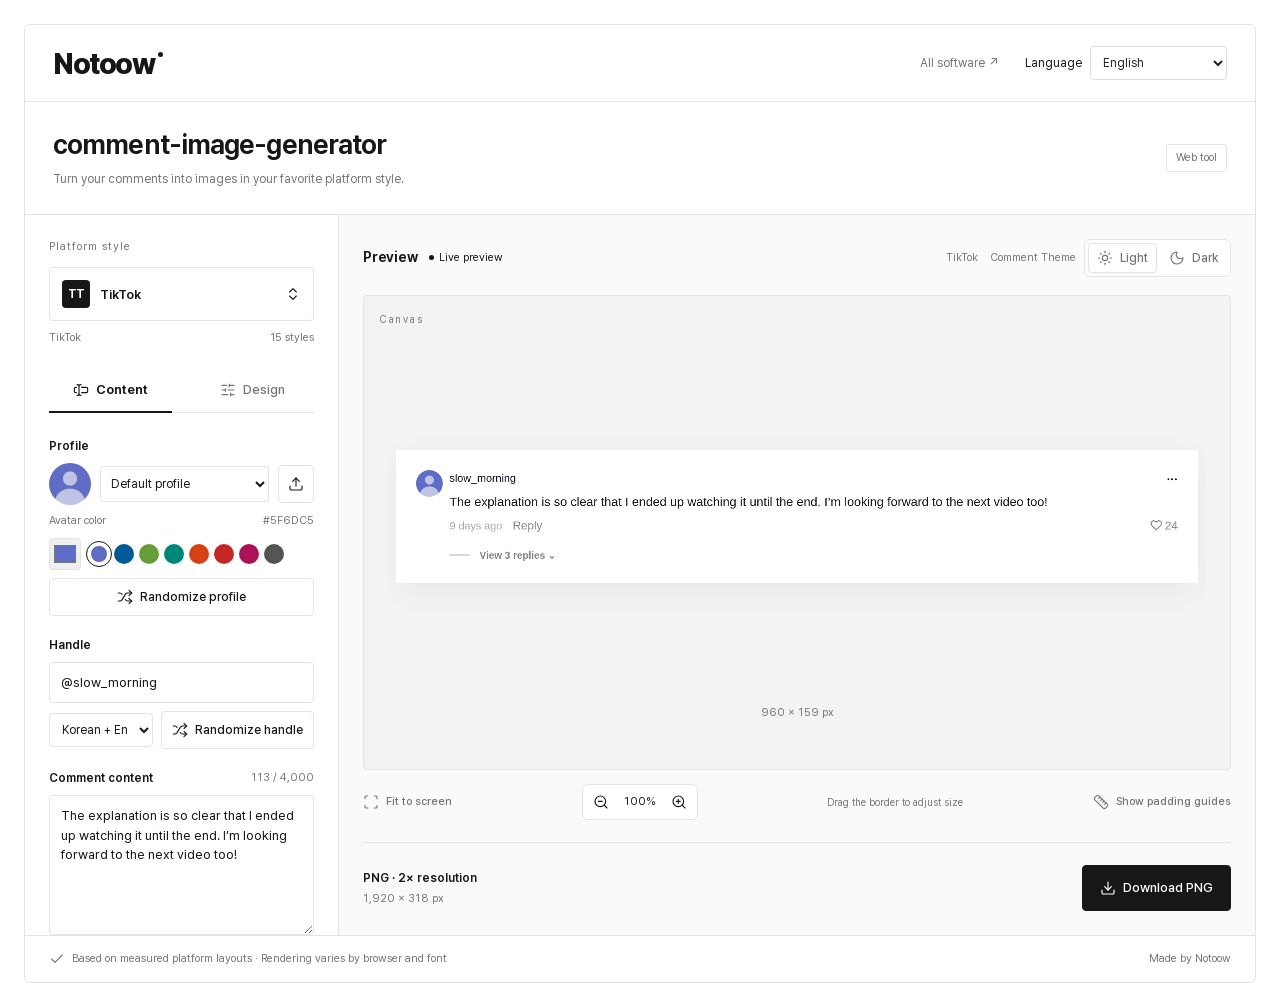
<file: index.html>
<!doctype html>
<html lang="ko">
<head>
<meta charset="utf-8">
<meta name="viewport" content="width=device-width,initial-scale=1">
<meta name="description" content="유튜브, 인스타그램, 틱톡, Reddit, 바이두 티에바 등 15개 플랫폼 스타일로 댓글 이미지를 만들고 투명 PNG로 저장하세요.">
<meta name="theme-color" content="#ffffff">
<meta http-equiv="Content-Security-Policy" content="default-src 'self'; script-src 'self'; style-src 'self' 'unsafe-inline'; img-src 'self' data: blob:; font-src 'self'; connect-src 'self'; object-src 'none'; base-uri 'self'; form-action 'none'">
<title>comment-image-generator — Notoow 댓글 이미지 생성기</title>
<link rel="canonical" href="https://notoow.github.io/comment-image-generator/">
<meta property="og:type" content="website">
<meta property="og:site_name" content="Notoow">
<meta property="og:locale" content="ko_KR">
<meta property="og:title" content="Comment Image Generator — Notoow">
<meta property="og:description" content="15개 플랫폼 스타일의 댓글 이미지. 실시간 편집과 투명 PNG 저장.">
<meta property="og:url" content="https://notoow.github.io/comment-image-generator/">
<meta property="og:image" content="https://notoow.github.io/comment-image-generator/assets/og-image.png">
<meta property="og:image:width" content="1731">
<meta property="og:image:height" content="909">
<meta property="og:image:type" content="image/png">
<meta property="og:image:alt" content="Notoow Comment Image Generator — 댓글을 이미지로, 간편하게">
<meta name="twitter:card" content="summary_large_image">
<meta name="twitter:title" content="Comment Image Generator — Notoow">
<meta name="twitter:description" content="15개 플랫폼 스타일의 댓글 이미지. 실시간 편집과 투명 PNG 저장.">
<meta name="twitter:image" content="https://notoow.github.io/comment-image-generator/assets/og-image.png">
<link rel="icon" href="assets/favicon.png" type="image/png">
<link rel="preload" href="assets/PretendardVariable.woff2" as="font" type="font/woff2" crossorigin>
<link rel="stylesheet" href="styles.css?v=20261117-i18n-replies-v1">
<script src="localization/catalogs.js?v=20261117" defer></script>
<script src="i18n.js?v=20261117" defer></script>
<script src="assets/vendor/lucide-1.17.0.js" defer></script>
<script src="assets/vendor/html-to-image-1.11.13.js" defer></script>
<script src="native-icons.js?v=20261111-threaded-replies-v4" defer></script>
<script src="capture-icons.js?v=20261111-threaded-replies-v4" defer></script>
<script src="avatar-renderer.js?v=20261117" defer></script>
<script src="native-templates.js?v=20261117-i18n-replies-v1" defer></script>
<script src="random-generators.js?v=20261117-i18n-replies-v1" defer></script>
<script src="resize-controller.js?v=20261117-padding-sync-v1" defer></script>
<script src="app.js?v=20261117-padding-sync-v1" defer></script>
  <meta property="og:image:secure_url" content="https://notoow.github.io/comment-image-generator/assets/og-image.png">
</head>
<body>
<a class="skip-link" href="#editor-main">편집기로 이동</a>
<div id="comment-image-generator" aria-label="Notoow comment-image-generator">
  <section id="editor-main" aria-label="댓글 이미지 생성기">
    <div class="cs-app" aria-label="Notoow 워크스페이스 디자인">
      <header class="cs-top">
        <a class="cs-wordmark" href="https://notoow.com/ko/" aria-label="Notoow 홈페이지">Notoow</a>
        <a class="cs-software" href="https://notoow.com/ko/software/">모든 소프트웨어 ↗</a>
        <label class="cs-language"><span>언어</span><select data-language aria-label="언어"></select></label>
      </header>
      <div class="cs-project"><div><h1>comment-image-generator</h1><p>원하는 댓글을, 원하는 플랫폼의 이미지로.</p></div><span class="cs-badge">WEB TOOL</span></div>
      <div class="cs-work">
        <aside class="cs-controls" aria-label="댓글 편집 설정">
          <div class="cs-control-nav">
            <div class="cs-kicker">PLATFORM STYLE</div>
            <button type="button" class="cs-platform-select cursor-interaction" data-open-platform aria-haspopup="dialog"><span class="cs-selected-platform"><span class="cs-platform-symbol" data-selected-symbol>TT</span><span data-selected-name>TikTok</span></span><i data-lucide="chevrons-up-down" aria-hidden="true"></i></button>
            <div class="cs-platform-meta"><span data-selected-local>틱톡</span><span>15개 스타일</span></div>
            <div class="cs-tabs" role="group" aria-label="설정 종류"><button type="button" class="cursor-interaction" data-panel-button="content" aria-pressed="true"><i data-lucide="text-cursor-input" aria-hidden="true"></i>내용</button><button type="button" class="cursor-interaction" data-panel-button="design" aria-pressed="false"><i data-lucide="sliders-horizontal" aria-hidden="true"></i>디자인</button></div>
          </div>
          <div class="cs-control-body">
            <div class="cs-panel" data-panel="content">
              <div class="cs-field" data-avatar-field><span class="cs-field-title">프로필</span><div class="cs-avatar-row"><canvas class="cs-avatar-mini" width="84" height="84" aria-label="선택한 프로필"></canvas><select data-key="avatarMode" aria-label="프로필 스타일"><option value="default">기본 프로필</option><option value="random">랜덤 프로필</option><option value="initials">이니셜</option><option value="original">업로드한 사진</option><option value="mosaic">모자이크</option><option value="blur">블러</option></select><button type="button" class="cs-icon-button cursor-interaction" data-upload aria-label="프로필 사진 업로드"><i data-lucide="upload" aria-hidden="true"></i></button><input type="file" data-file accept="image/*" hidden></div><div class="cs-avatar-colors"><div class="cs-color-label"><label for="avatar-color">아바타 색상</label><span data-avatar-color-value>#5F6DC5</span></div><div class="cs-color-options"><input id="avatar-color" type="color" data-key="avatarColor" value="#5f6dc5" aria-label="아바타 색상 직접 선택"><div class="cs-color-swatches" role="group" aria-label="아바타 색상"><button type="button" data-avatar-color="#5f6dc5" style="--avatar-swatch:#5f6dc5" aria-label="보라 아바타" aria-pressed="false"></button><button type="button" data-avatar-color="#005c98" style="--avatar-swatch:#005c98" aria-label="파랑 아바타" aria-pressed="false"></button><button type="button" data-avatar-color="#689f38" style="--avatar-swatch:#689f38" aria-label="초록 아바타" aria-pressed="false"></button><button type="button" data-avatar-color="#00897b" style="--avatar-swatch:#00897b" aria-label="청록 아바타" aria-pressed="false"></button><button type="button" data-avatar-color="#d84315" style="--avatar-swatch:#d84315" aria-label="주황 아바타" aria-pressed="false"></button><button type="button" data-avatar-color="#c62828" style="--avatar-swatch:#c62828" aria-label="빨강 아바타" aria-pressed="false"></button><button type="button" data-avatar-color="#ad1457" style="--avatar-swatch:#ad1457" aria-label="분홍 아바타" aria-pressed="false"></button><button type="button" data-avatar-color="#555555" style="--avatar-swatch:#555555" aria-label="회색 아바타" aria-pressed="false"></button></div></div><label class="cs-field" data-initials-field hidden><span class="cs-field-title">이니셜</span><input data-key="avatarText" value="KS" maxlength="3" autocomplete="off" aria-label="아바타 이니셜"></label></div><button type="button" class="cs-generate-button cursor-interaction" data-random-avatar><i data-lucide="shuffle" aria-hidden="true"></i>프로필 랜덤 생성</button></div>
              <div class="cs-field"><label class="cs-field-title" for="comment-handle">아이디</label><input id="comment-handle" data-key="handle" value="@slow_morning" maxlength="60" autocomplete="off"><div class="cs-name-generator"><select data-key="nameStyle" aria-label="랜덤 아이디 종류"><option value="mixed" selected>한글 + 영어 혼합</option><option value="korean">한글 전체</option><option value="color">색상</option><option value="food">음식</option><option value="phrase">자연어</option><option value="alphabet">영어 조합</option></select><button type="button" class="cs-generate-button cursor-interaction" data-random-name><i data-lucide="shuffle" aria-hidden="true"></i>아이디 랜덤 생성</button></div></div>
              <label class="cs-field cs-text-field"><span class="cs-field-title">댓글 내용 <output data-count>0 / 4,000</output></span><textarea data-key="text" rows="4" maxlength="4000" spellcheck="false">설명이 정말 깔끔해서 끝까지 보게 되네요.
다음 영상도 기대할게요!</textarea></label>
              <section class="cs-field" data-replies-editor hidden aria-label="답글 목록"><div class="cs-field-title cs-replies-heading"><span>대댓글 <small data-reply-count>0 / 20</small></span><button type="button" data-add-reply>+ 답글 추가</button></div><p class="cs-reply-empty" data-reply-empty>대댓글이 없습니다. 필요하면 답글을 추가하세요.</p><div data-reply-list></div></section>
              <details class="cs-field cs-visibility-editor" data-visibility-editor hidden aria-label="캔버스 요소 표시 설정"><summary class="cs-field-title">요소 가시성</summary><p class="cs-help">요소별로 미리보기와 저장 이미지의 표시 여부를 설정합니다.</p><div class="cs-visibility-list" data-visibility-list></div></details>
              <label class="cs-field" data-youtube-only hidden><span class="cs-field-title">유튜브 긴 댓글</span><select data-key="youtubeMode" aria-label="유튜브 댓글 펼침 상태"><option value="collapsed">접힌 상태 · 4줄</option><option value="expanded">펼친 상태</option></select><span class="cs-help">미리보기의 자세히 알아보기·간략히를 눌러도 바뀝니다.</span></label>
              <label class="cs-field" data-tieba-only hidden><span class="cs-field-title">바이두 댓글 형태</span><select data-key="tiebaMode" aria-label="바이두 댓글 형태"><option value="floor">본문 댓글 · 楼层</option><option value="nested">대댓글 · 楼中楼</option></select></label>
              <label class="cs-field" data-region-field hidden><span class="cs-field-title">지역 · IP 위치 (선택)</span><input data-key="region" value="" maxlength="20" placeholder="예: 安徽" autocomplete="off"></label>
              <div class="cs-field cs-date-field"><label class="cs-field-title" for="comment-date">작성 시점 <output data-date-value>9일 전</output></label><input id="comment-date" data-key="date" value="9일 전" maxlength="30" autocomplete="off"><input data-date-slider type="range" min="0" max="74" step="1" value="32" aria-label="작성 시점 선택" aria-valuetext="9일 전"><div class="cs-help cs-date-labels"><span>방금</span><span>시간 · 일 · 개월 · 년</span><span>10년 전</span></div></div>
              <div class="cs-pair" data-reaction-fields><label class="cs-field" data-likes-field><span class="cs-field-title" data-likes-label>좋아요</span><input data-key="likes" type="number" value="24" min="0" max="99999"></label><label class="cs-field" data-replies-field><span class="cs-field-title">답글</span><input data-key="replies" type="number" value="3" min="0" max="99999"></label></div>
              <label class="cs-field" data-board-field hidden><span class="cs-field-title">글 번호</span><input data-key="postNumber" type="number" value="123456" min="1" max="999999999"></label>
              <label class="cs-field" data-futaba-only hidden><span class="cs-field-title">답글 순번</span><input data-key="replyIndex" type="number" value="1" min="1" max="999999"></label>
              <label class="cs-field" data-fivech-only hidden><span class="cs-field-title">5ch 작성자 ID</span><input data-key="boardId" value="aB3cD4eF0" maxlength="30" autocomplete="off"></label>
            </div>
            <div class="cs-panel" data-panel="design" hidden>

              <div class="cs-field cs-opacity-field"><label class="cs-field"><span class="cs-field-title">배경 불투명도 <output data-opacity>100%</output></span><input data-key="opacity" type="range" min="0" max="100" value="100"></label><label class="cs-check">투명 배경<input data-transparent type="checkbox"></label></div>
              <div class="cs-pair"><label class="cs-field"><span class="cs-field-title">이미지 너비</span><input data-key="width" type="number" min="240" max="1600" step="1" value="960"></label><label class="cs-field"><span class="cs-field-title">글자 크기</span><select data-key="font"><option value="12">12 px</option><option value="14" selected>14 px</option><option value="16">16 px</option><option value="20">20 px</option><option value="24">24 px</option><option value="28">28 px</option><option value="32">32 px</option></select></label></div>
              <div class="cs-height-control"><label class="cs-field"><span class="cs-field-title">이미지 높이</span><input data-key="height" type="number" min="64" max="8000" step="1" placeholder="자동" aria-label="이미지 높이"></label><button type="button" data-auto-height>높이 자동</button></div><details class="cs-precision-settings"><summary>여백 · 정확한 값</summary><div class="cs-spacing"><label class="cs-field"><span class="cs-field-title">위·아래 여백 <output data-padding>24 px</output></span><input data-key="padding" type="range" min="0" max="400" step="1" value="24"></label><span class="cs-help">위와 아래에 같은 여백을 적용합니다.</span><label class="cs-field"><span class="cs-field-title">좌·우 여백 <output data-horizontal>24 px</output></span><input data-key="horizontal" type="range" min="0" max="400" step="1" value="24"></label></div></details>
              <details class="cs-precision-settings"><summary>모서리 반지름 · 정확한 값</summary><div class="cs-field cs-radius-editor"><div class="cs-radius-heading"><span class="cs-field-title">모서리 반지름</span><button type="button" class="cs-radius-link" data-radius-link aria-pressed="true" aria-label="모서리 반지름 연결" title="네 모서리 값을 함께 조절"><svg viewBox="0 0 24 24" aria-hidden="true"><path d="M10 13a5 5 0 0 0 7.07 0l3-3a5 5 0 0 0-7.07-7.07l-1.72 1.72"/><path d="M14 11a5 5 0 0 0-7.07 0l-3 3a5 5 0 0 0 7.07 7.07l1.71-1.71"/></svg><span data-radius-link-label>연결됨</span></button></div><div class="cs-radius-grid"><label><span>왼쪽 위</span><div><input type="number" min="0" max="160" step="1" value="0" data-radius-corner="tl" aria-label="왼쪽 위 반지름"><span>px</span></div></label><label><span>오른쪽 위</span><div><input type="number" min="0" max="160" step="1" value="0" data-radius-corner="tr" aria-label="오른쪽 위 반지름"><span>px</span></div></label><label><span>왼쪽 아래</span><div><input type="number" min="0" max="160" step="1" value="0" data-radius-corner="bl" aria-label="왼쪽 아래 반지름"><span>px</span></div></label><label><span>오른쪽 아래</span><div><input type="number" min="0" max="160" step="1" value="0" data-radius-corner="br" aria-label="오른쪽 아래 반지름"><span>px</span></div></label></div><p class="cs-help">캔버스 크기를 바꿔도 반지름은 픽셀 값으로 유지됩니다. 모서리 점을 드래그해도 조절할 수 있습니다.</p></div></details>
            </div>
          </div>
        </aside>
        <section class="cs-preview" aria-label="이미지 미리보기">
          <div class="cs-preview-heading"><div><h2>미리보기</h2><span class="cs-live">실시간 반영</span></div><div class="cs-preview-tools"><span class="cs-platform-name">TikTok</span><div class="cs-canvas-theme"><span>댓글 테마</span><div class="cs-segment" role="group" aria-label="이미지 테마"><button type="button" class="cursor-interaction" data-theme="light" aria-pressed="true"><i data-lucide="sun" aria-hidden="true"></i>밝게</button><button type="button" class="cursor-interaction" data-theme="dark" aria-pressed="false"><i data-lucide="moon" aria-hidden="true"></i>어둡게</button></div></div></div></div>
          <div class="cs-stage"><span class="cs-stage-label">CANVAS</span><div class="cs-resize-area"><div class="cs-resize-origin" hidden></div><div class="cs-resize-frame" role="group" aria-label="댓글 이미지 크기 조절"><div class="cs-image-wrap"><canvas class="cs-image" aria-label="편집한 댓글 이미지">댓글 이미지 미리보기</canvas><div class="cs-live-comment" hidden></div></div><button type="button" class="cs-resize-handle" data-resize="n" aria-label="위쪽 테두리 크기 조절" title="드래그 또는 방향키로 조절"></button><button type="button" class="cs-resize-handle" data-resize="e" aria-label="오른쪽 테두리 크기 조절" title="드래그 또는 방향키로 조절"></button><button type="button" class="cs-resize-handle" data-resize="s" aria-label="아래쪽 테두리 크기 조절" title="드래그 또는 방향키로 조절"></button><button type="button" class="cs-resize-handle" data-resize="w" aria-label="왼쪽 테두리 크기 조절" title="드래그 또는 방향키로 조절"></button><button type="button" class="cs-resize-handle" data-resize="nw" aria-label="왼쪽 위 테두리 크기 조절" title="드래그 또는 방향키로 조절"></button><button type="button" class="cs-resize-handle" data-resize="ne" aria-label="오른쪽 위 테두리 크기 조절" title="드래그 또는 방향키로 조절"></button><button type="button" class="cs-resize-handle" data-resize="se" aria-label="오른쪽 아래 테두리 크기 조절" title="드래그 또는 방향키로 조절"></button><button type="button" class="cs-resize-handle" data-resize="sw" aria-label="왼쪽 아래 테두리 크기 조절" title="드래그 또는 방향키로 조절"></button><button type="button" class="cs-radius-handle" data-radius-handle="tl" aria-label="왼쪽 위 반지름 드래그"></button><button type="button" class="cs-radius-handle" data-radius-handle="tr" aria-label="오른쪽 위 반지름 드래그"></button><button type="button" class="cs-radius-handle" data-radius-handle="br" aria-label="오른쪽 아래 반지름 드래그"></button><button type="button" class="cs-radius-handle" data-radius-handle="bl" aria-label="왼쪽 아래 반지름 드래그"></button><div class="cs-comment-menu" role="menu" aria-label="댓글 이미지 작업" hidden><button type="button" role="menuitem" data-comment-edit>댓글 내용 편집</button><button type="button" role="menuitem" data-comment-copy>텍스트 복사</button></div><output class="cs-resize-tooltip" aria-live="off"></output></div></div><span class="cs-dimension"><span data-size>960 × 220 px</span></span></div>
          <div class="cs-under-preview"><button type="button" class="cs-guide-toggle" data-fit><i data-lucide="scan" aria-hidden="true"></i>화면에 맞춤</button><div class="cs-zoom-controls" role="group" aria-label="캔버스 확대 및 축소"><button type="button" class="cs-zoom-button" data-zoom-out aria-label="캔버스 축소" title="축소"><i data-lucide="zoom-out" aria-hidden="true"></i></button><output data-zoom-level aria-live="polite">100%</output><button type="button" class="cs-zoom-button" data-zoom-in aria-label="캔버스 확대" title="확대"><i data-lucide="zoom-in" aria-hidden="true"></i></button></div><span class="cs-resize-hint">테두리를 드래그해 크기 조절</span><button type="button" class="cs-guide-toggle cursor-interaction" data-guide aria-pressed="false"><i data-lucide="ruler" aria-hidden="true"></i>여백 확인</button></div>
          <div class="cs-export"><div><h3>PNG · 고해상도 2×</h3><p data-export-size>1,920 × 440 px</p><button type="button" class="cs-download-fallback" data-show-export hidden>저장용 이미지 보기</button></div><button type="button" class="cs-download cursor-interaction" data-download><i data-lucide="download" aria-hidden="true"></i>PNG 다운로드</button></div>
        </section>
      </div>
      <footer class="cs-bottom"><span class="cs-status" role="status" aria-live="polite"><i data-lucide="check" aria-hidden="true"></i><span data-status>내용을 바꾸면 미리보기에 바로 반영됩니다.</span></span><span>Made by Notoow</span></footer>
      <dialog class="cs-save-dialog" aria-label="PNG 이미지 저장"><div class="cs-save-heading"><h2>PNG 이미지 저장</h2><button type="button" class="cs-icon-button cursor-interaction" data-close-save aria-label="저장 창 닫기"><i data-lucide="x" aria-hidden="true"></i></button></div><img data-save-image alt="저장할 댓글 PNG 이미지"><p>이미지를 우클릭하거나 길게 눌러 저장하세요.</p></dialog>
      <dialog class="cs-platform-dialog" aria-label="플랫폼 스타일 선택"><div class="cs-save-heading"><h2>플랫폼 스타일 선택</h2><button type="button" class="cs-icon-button cursor-interaction" data-close-platform aria-label="플랫폼 선택 닫기"><i data-lucide="x" aria-hidden="true"></i></button></div><div class="cs-platform-groups" data-platform-groups></div></dialog>
    </div>
  </section>
</div>
</body>
</html>
</file>
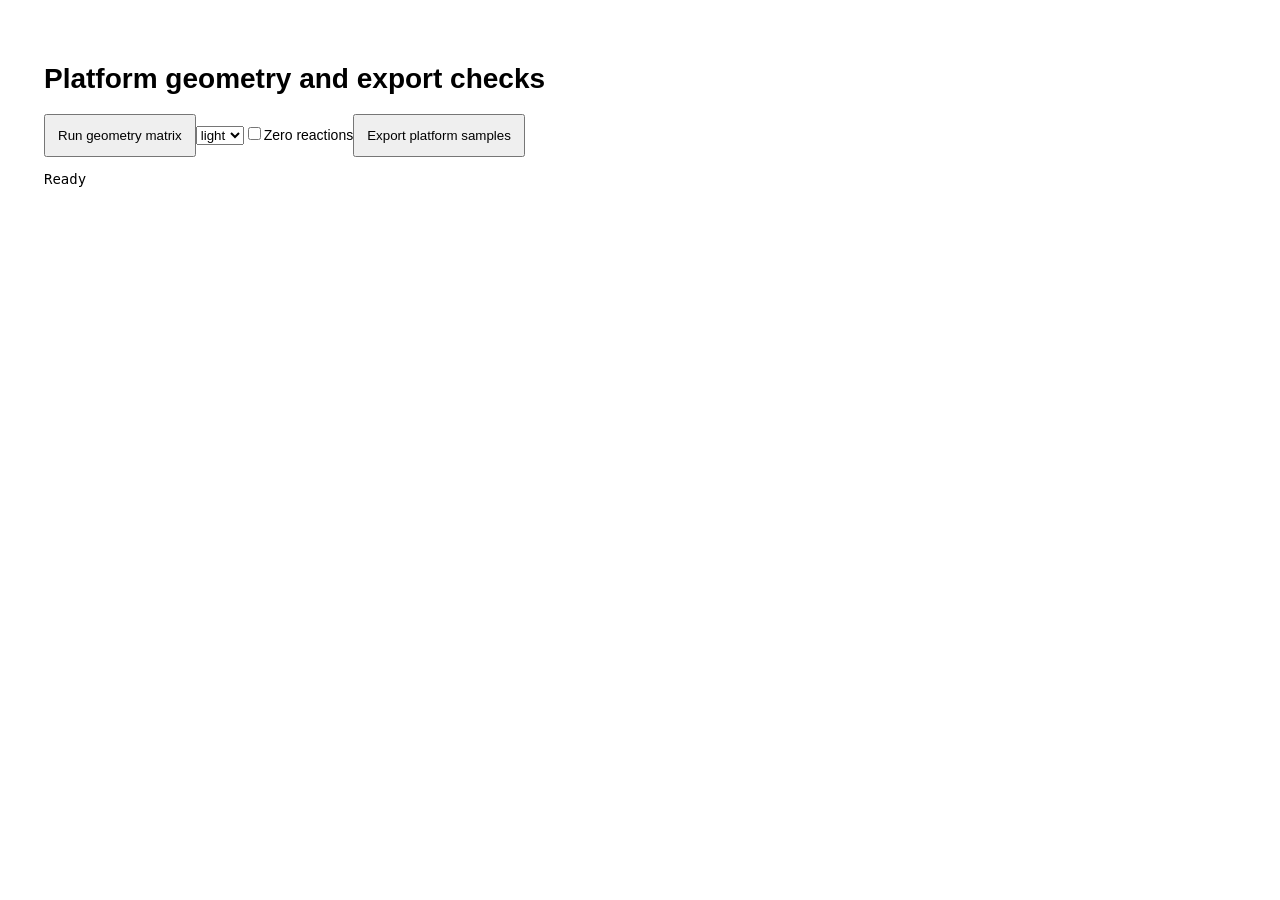
<file: tests/platform-layout.html>
<!doctype html><meta charset="utf-8"><title>Platform layout verification</title><base href="../">
<link rel="stylesheet" href="styles.css">
<script src="assets/vendor/html-to-image-1.11.13.js"></script>
<script src="localization/catalogs.js"></script><script src="i18n.js"></script><script src="avatar-renderer.js"></script><script src="native-icons.js"></script><script src="capture-icons.js"></script><script src="native-templates.js?v=20261105-capture1"></script>
<style>body{font:14px Arial;margin:20px}#cards{display:grid;grid-template-columns:repeat(3,minmax(0,1fr));gap:16px}.sample{border:1px solid #ddd;overflow:auto}.host{position:relative}pre{white-space:pre-wrap}button{padding:12px}canvas{max-width:100%;height:auto}</style>
<h1>Platform geometry and export checks</h1><button id="run">Run geometry matrix</button><select id="theme" aria-label="Sample theme"><option>light</option><option>dark</option></select><label><input id="zero" type="checkbox">Zero reactions</label><button id="png">Export platform samples</button><pre id="result">Ready</pre><div id="cards"></div>
<script>
const ids=['youtube','instagram','tiktok','reddit','x','facebook','threads','tieba','bilibili','weibo','xiaohongshu','douyin','futaba','fivech','dc'];
const avatar=document.createElement('canvas');avatar.width=avatar.height=96;const ag=avatar.getContext('2d');ag.fillStyle='#005c98';ag.fillRect(0,0,96,96);ag.fillStyle='white';ag.font='44px Arial';ag.textAlign='center';ag.fillText('KS',48,63);
const base={platform:'youtube',theme:'light',font:14,width:650,height:0,padding:24,horizontal:24,opacity:100,handle:'long_username_ABCDEFGHIJKLMNOPQRSTUVWXYZ_가나다라마',date:'2026-11-04',likes:99999999,replies:3,postNumber:123456,youtubeMode:'collapsed',text:'긴 댓글의 줄바꿈과 아이콘 위치를 확인합니다.\nUnbroken_ABCDEFGHIJKLMNOPQRSTUVWXYZ0123456789ABCDEFGHIJKLMNOPQRSTUVWXYZ0123456789\n👨‍👩‍👧‍👦 다음 줄도 자연스럽게 이어집니다.'};
document.querySelector('#run').onclick=async()=>{
 await document.fonts.ready;const results=[];document.querySelector('#cards').replaceChildren();
 for(const platform of ids)for(const theme of ['light','dark'])for(const width of [240,261,320,480,960]){
  const host=document.createElement('div');host.className='host';document.body.append(host);
  const state={...base,platform,theme,width};
  try{const size=CommentNative.preview({state,avatar,host});const root=host.firstElementChild;const r=root.getBoundingClientRect();
   const escapes=[...root.querySelectorAll('*')].filter(n=>{const b=n.getBoundingClientRect();return b.width&&b.height&&(b.left<r.left-.6||b.right>r.right+.6||b.top<r.top-.6||b.bottom>r.bottom+.6)}).map(n=>({tag:n.tagName,text:n.textContent.slice(0,25),left:n.getBoundingClientRect().left-r.left,right:n.getBoundingClientRect().right-r.right}));
   results.push({platform,theme,width,...size,escapes});
  }catch(error){results.push({platform,theme,width,error:error.message})}finally{host.remove()}
 }
 for(const platform of ids){const host=document.createElement('div');document.body.append(host);try{const size=CommentNative.preview({state:{...base,platform,width:240,font:32,horizontal:64},avatar,host});results.push({platform,case:'large-font',...size})}catch(error){results.push({platform,case:'large-font',error:error.message})}finally{host.remove()}}
 for(const platform of ['x','reddit','threads','douyin'])for(const width of [240,261,320]){const host=document.createElement('div');document.body.append(host);try{CommentNative.preview({state:{...base,platform,width,handle:'notoow',likes:24,text:'짧은 댓글'},avatar,host});const icons=[...host.querySelectorAll('[data-native-actions] svg')];const centers=icons.map(n=>{const r=n.getBoundingClientRect();return r.top+r.height/2});results.push({platform,width,case:'action-row',error:Math.max(...centers)-Math.min(...centers)>1?'Normal action icons wrap to different lines':undefined})}finally{host.remove()}}
 for(const theme of ['light','dark'])for(const width of [240,261,320,480,960]){const host=document.createElement('div');document.body.append(host);try{const size=CommentNative.preview({state:{...base,platform:'tieba',tiebaMode:'nested',theme,width},avatar,host});const root=host.firstElementChild,r=root.getBoundingClientRect();const escapes=[...root.querySelectorAll('*')].filter(n=>{const b=n.getBoundingClientRect();return b.width&&b.height&&(b.left<r.left-.6||b.right>r.right+.6||b.top<r.top-.6||b.bottom>r.bottom+.6)}).map(n=>n.tagName);results.push({platform:'tieba',case:'nested',theme,width,...size,escapes,error:root.dataset.tiebaMode!=='nested'?'Nested layout not selected':undefined})}catch(error){results.push({platform:'tieba',case:'nested',theme,width,error:error.message})}finally{host.remove()}}
 for(const [platform,names] of Object.entries({threads:['heart','comment','repeat','send','more'],douyin:['comment','share','heart','broken'],tieba:['report']})){const missing=names.filter(name=>CommentSourceIcons[platform]?.[name]?.provenance!=='screenshot-trace');results.push({platform,case:'capture-icon-catalog',error:missing.length?'Missing traced shapes: '+missing.join(','):undefined})}
 document.querySelector('#result').textContent=JSON.stringify({cases:results.length,failures:results.filter(n=>n.error||n.overflow||n.escapes?.length),results},null,2);document.querySelector('#result').dataset.done='true';
};
document.querySelector('#png').onclick=async()=>{
 const results=[];document.querySelector('#cards').replaceChildren();
 for(const fixture of [...ids.map(platform=>({platform})),{platform:'tieba',tiebaMode:'nested'}])for(const width of [261,650]){
  const platform=fixture.platform;
  const section=document.createElement('section');section.className='sample';const title=document.createElement('h3');title.textContent=platform+' '+width;section.append(title);document.querySelector('#cards').append(section);
  const canvas=document.createElement('canvas');section.append(canvas);
  const theme=document.querySelector('#theme').value,zero=document.querySelector('#zero').checked;
  const state={...base,...fixture,platform,theme,width,handle:'notoow',date:'2일 전',likes:zero?0:24,replies:zero?0:3,text:'설명이 정말 깔끔해서 끝까지 보게 되네요.\n다음 영상도 기대할게요!'};
  const host=document.createElement('div');host.className='host';host.dataset.preview=platform+'-'+width;section.append(host);CommentNative.preview({state,avatar,host});
  try{const size=await CommentNative.render({state,avatar,target:canvas,guides:false});const img=document.createElement('img');img.dataset.export=platform+'-'+width+'-'+theme+(zero?'-zero':'');img.src=canvas.toDataURL();img.hidden=true;section.append(img);const record={platform,tiebaMode:fixture.tiebaMode,theme,zero,width,...size,pngWidth:canvas.width,pngHeight:canvas.height};
   if(platform==='tiktok'){const root=host.firstElementChild.getBoundingClientRect(),heart=host.querySelector('[data-source-icon="tiktok:heart"]').getBoundingClientRect(),zoom=root.width/state.width;const x=Math.round((heart.left-root.left)/zoom*2),y=Math.round((heart.top-root.top)/zoom*2);const data=canvas.getContext('2d').getImageData(x,y,Math.round(heart.width/zoom*2),Math.round(heart.height/zoom*2)).data;let pixels=0,bg=theme==='dark'?15:255;for(let i=0;i<data.length;i+=4)if(Math.abs(data[i]-bg)>32||Math.abs(data[i+1]-bg)>32||Math.abs(data[i+2]-bg)>32)pixels++;record.heartPixels=pixels;if(pixels<8)record.error='Exported heart missing from its measured footer position';}
   results.push(record)
  }catch(error){results.push({platform,width,error:error.message})}
 }
 document.querySelector('#result').textContent=JSON.stringify(results,null,2);document.querySelector('#result').dataset.exportDone='true';
};
</script>
</file>
<file: styles.css>
@font-face{font-family:"Pretendard Variable";font-style:normal;font-weight:100 900;font-display:swap;src:url("assets/PretendardVariable.woff2") format("woff2")}
*{box-sizing:border-box}html{color-scheme:light}body{margin:0;padding:24px;background:#fff;font-family:"Pretendard Variable",sans-serif}#comment-image-generator{max-width:1440px;margin:0 auto}button,a,select,input[type=range],input[type=checkbox]{cursor:pointer}button:disabled{cursor:not-allowed}a{color:inherit}button:focus-visible,a:focus-visible,input:focus-visible,select:focus-visible,textarea:focus-visible{outline:2px solid #171717;outline-offset:3px}.skip-link{position:absolute;left:24px;top:-100px;background:#171717;color:#fff;padding:12px;z-index:100}.skip-link:focus{top:12px}

#comment-image-generator .cs-app{color-scheme:light;--cs-bg:#fff;--cs-ink:#171717;--cs-muted:#757575;--cs-line:#e3e3e3;--cs-soft:#fafafa;--cs-stage:#f3f3f3;--cs-dot:#dedede;--cs-accent:#171717;--cs-tint:#f1f1f1;--cs-on-accent:#fff;--cs-radius:4px;--cs-pad:24px;font-family:"Pretendard Variable",Pretendard,"Segoe UI","Malgun Gothic",sans-serif;font-size:13px;line-height:1.5;color:var(--cs-ink);background:var(--cs-bg);border:1px solid var(--cs-line);border-radius:6px;overflow:clip;isolation:isolate}
#comment-image-generator .cs-app *{box-sizing:border-box}
#comment-image-generator .cs-app{display:flex;flex-direction:column;min-height:920px}
#comment-image-generator .cs-app{--cs-check-a:#e7e7e7;--cs-check-b:#f8f8f8}
#comment-image-generator .cs-app[data-image-theme=dark]{--cs-check-a:#303030;--cs-check-b:#3b3b3b}
#comment-image-generator .cs-app .cs-work{flex:1}
#comment-image-generator .cs-app [hidden]{display:none!important}
#comment-image-generator .cs-app button,#comment-image-generator .cs-app input,#comment-image-generator .cs-app select,#comment-image-generator .cs-app textarea{font:inherit;color:inherit}
#comment-image-generator .cs-app button{display:inline-flex;align-items:center;justify-content:center;gap:7px;white-space:nowrap;border:1px solid var(--cs-line);background:var(--cs-bg);border-radius:4px;padding:8px 12px;min-height:36px;font-weight:500}
#comment-image-generator .cs-app button:hover{background:var(--cs-soft)}
#comment-image-generator .cs-app button:disabled{opacity:.45}
#comment-image-generator .cs-app h1,#comment-image-generator .cs-app h2,#comment-image-generator .cs-app h3,#comment-image-generator .cs-app p{margin:0}
#comment-image-generator .cs-app h1{font-size:18px;letter-spacing:-.7px;font-weight:650}
#comment-image-generator .cs-app h2{font-size:14px;font-weight:650;letter-spacing:-.25px}
#comment-image-generator .cs-app h3{font-size:13px;font-weight:600}
#comment-image-generator .cs-app svg{width:16px;height:16px;flex:none;stroke-width:1.7}
#comment-image-generator .cs-app input:not([type=range]):not([type=checkbox]):not([type=file]):not([type=color]),#comment-image-generator .cs-app select,#comment-image-generator .cs-app textarea{width:100%;min-width:0;border:1px solid var(--cs-line);border-radius:4px;background:var(--cs-bg);padding:10px 11px;line-height:1.5}
#comment-image-generator .cs-app textarea{resize:vertical;min-height:140px;display:block}
#comment-image-generator .cs-app input[type=range]{width:100%;margin:0;accent-color:var(--cs-accent)}
#comment-image-generator .cs-app input[type=checkbox]{accent-color:var(--cs-accent);width:16px;height:16px;margin:0}
#comment-image-generator .cs-top{padding:21px 28px;display:flex;align-items:center;justify-content:space-between;gap:18px;border-bottom:1px solid var(--cs-line)}
#comment-image-generator .cs-wordmark{font-size:29px;line-height:1;font-weight:820;letter-spacing:-1.5px}
#comment-image-generator .cs-wordmark:after{content:"";display:inline-block;width:5px;height:5px;background:#171717;border-radius:50%;vertical-align:top;margin:3px 0 0 4px}
#comment-image-generator .cs-software{display:flex;align-items:center;gap:7px;color:var(--cs-muted);font-size:12px;margin-right:75px}
#comment-image-generator .cs-project{padding:26px 28px;border-bottom:1px solid var(--cs-line);display:flex;align-items:center;justify-content:space-between;gap:20px}
#comment-image-generator .cs-project>div{min-width:0}
#comment-image-generator .cs-app .cs-project h1{font-size:27px;font-weight:650;line-height:1.25;letter-spacing:-.9px;overflow-wrap:anywhere}
#comment-image-generator .cs-project p{color:var(--cs-muted);font-size:12px;margin-top:8px}
#comment-image-generator .cs-project .cs-badge{padding:5px 9px;border:1px solid var(--cs-line);font-size:11px;border-radius:3px;white-space:nowrap;color:var(--cs-muted)}
#comment-image-generator .cs-brand{display:flex;align-items:center;gap:12px}
#comment-image-generator .cs-mark{width:37px;height:37px;background:var(--cs-accent);color:var(--cs-on-accent);border-radius:11px;display:grid;place-items:center}
#comment-image-generator .cs-mark svg{width:22px;height:22px}
#comment-image-generator .cs-top p{font-size:11px;color:var(--cs-muted);margin-top:2px;letter-spacing:1.5px}
#comment-image-generator .cs-version{font-size:11px;color:var(--cs-muted);padding:4px 8px;border:1px solid var(--cs-line);border-radius:5px;margin-right:74px;white-space:nowrap}
#comment-image-generator .cs-work{display:grid;grid-template-columns:314px minmax(0,1fr);min-height:722px}
#comment-image-generator .cs-controls{padding:var(--cs-pad);border-right:1px solid var(--cs-line);min-width:0}
#comment-image-generator .cs-kicker{display:flex;align-items:center;gap:8px;font-size:11px;letter-spacing:1px;color:var(--cs-muted);margin-bottom:12px}
#comment-image-generator .cs-app .cs-platform-select{width:100%;justify-content:space-between;padding:12px;gap:10px;min-height:50px}
#comment-image-generator .cs-selected-platform{display:flex;align-items:center;gap:10px;font-size:13px;font-weight:600}
#comment-image-generator .cs-platform-symbol{display:grid;place-items:center;min-width:28px;height:28px;background:#171717;color:#fff;border-radius:4px;font-size:12px;font-weight:650;letter-spacing:-.5px}
#comment-image-generator .cs-platform-meta{display:flex;align-items:center;justify-content:space-between;margin-top:9px;font-size:11px;color:var(--cs-muted)}
#comment-image-generator .cs-platform-dialog{width:690px;max-width:calc(100% - 32px);padding:24px;border:1px solid var(--cs-line);border-radius:8px;background:#fff;color:#171717;box-shadow:0 20px 80px #0002}
#comment-image-generator .cs-platform-dialog::backdrop{background:#0005}
#comment-image-generator .cs-platform-dialog .cs-save-heading{margin-bottom:16px}
#comment-image-generator .cs-platform-groups{display:grid;gap:18px}
#comment-image-generator .cs-platform-group h3{font-size:11px;letter-spacing:.5px;color:var(--cs-muted);margin-bottom:8px}
#comment-image-generator .cs-platform-grid{display:grid;grid-template-columns:repeat(3,minmax(0,1fr));gap:6px}
#comment-image-generator .cs-app .cs-platform-grid button{justify-content:start;white-space:normal;text-align:left;min-height:43px;padding:8px 11px;gap:9px}
#comment-image-generator .cs-app .cs-platform-grid button[aria-pressed=true]{background:#171717;border-color:#171717;color:#fff}
#comment-image-generator .cs-platform-grid button small{font-size:10px;opacity:.65;font-weight:400;display:block}
#comment-image-generator .cs-platform-grid button span{min-width:0}
#comment-image-generator .cs-platform-grid button .cs-platform-symbol{width:26px;min-width:26px;flex:none;background:#f0f0f0;color:#171717;font-size:11px;white-space:nowrap}
#comment-image-generator .cs-platform-grid button[aria-pressed=true] .cs-platform-symbol{background:#fff;color:#171717}
#comment-image-generator .cs-dc{font-weight:750;font-size:12px;letter-spacing:-1px}
#comment-image-generator .cs-tabs{display:grid;grid-template-columns:1fr 1fr;border-bottom:1px solid var(--cs-line);margin-top:24px;margin-bottom:24px;gap:20px}
#comment-image-generator .cs-tabs button{border:0;border-radius:0;border-bottom:2px solid transparent;margin-bottom:-1px;background:transparent;color:var(--cs-muted);padding:9px 8px 12px}
#comment-image-generator .cs-tabs button[aria-pressed=true]{border-bottom-color:var(--cs-accent);color:var(--cs-accent);font-weight:650}
#comment-image-generator .cs-panel{display:grid;gap:20px;align-content:start}
#comment-image-generator .cs-field{display:grid;gap:8px;min-width:0}
#comment-image-generator .cs-field-title{font-size:12px;font-weight:600;display:flex;align-items:center;justify-content:space-between;gap:8px}
#comment-image-generator .cs-date-labels{display:flex;justify-content:space-between;gap:8px;font-size:10px;line-height:1.4;color:#929292}
#comment-image-generator .cs-field-title output,#comment-image-generator .cs-field-title small{font-weight:400;font-size:11px;color:var(--cs-muted);font-variant-numeric:tabular-nums}
#comment-image-generator .cs-avatar-row{display:grid;grid-template-columns:42px minmax(0,1fr) 36px;align-items:center;gap:9px}
#comment-image-generator .cs-avatar-mini{width:42px;height:42px;border-radius:50%;display:block;background:var(--cs-soft)}
#comment-image-generator .cs-app .cs-icon-button{padding:0;width:36px;min-width:36px;height:38px}
#comment-image-generator .cs-app .cs-avatar-row select{padding:9px 6px;font-size:12px}
#comment-image-generator .cs-inline-input{display:flex;gap:8px;align-items:center}
#comment-image-generator .cs-name-generator{display:grid;grid-template-columns:minmax(0,1fr) auto;gap:8px;align-items:center}
#comment-image-generator .cs-app .cs-generate-button{font-size:12px;min-height:38px;padding:8px 10px}
#comment-image-generator .cs-name-generator select{padding:8px;font-size:12px}
#comment-image-generator .cs-pair{display:grid;grid-template-columns:1fr 1fr;gap:12px}
#comment-image-generator .cs-help{font-size:11px;color:var(--cs-muted);line-height:1.6}
#comment-image-generator .cs-segment{display:grid;grid-template-columns:1fr 1fr;gap:5px;padding:4px;background:var(--cs-soft);border-radius:8px}
#comment-image-generator .cs-segment button{border-color:transparent;background:transparent;padding:6px 8px;min-height:33px;font-size:12px}
#comment-image-generator .cs-segment button[aria-pressed=true]{background:var(--cs-bg);border-color:var(--cs-line);box-shadow:0 1px 2px #00000008}
#comment-image-generator .cs-check{display:flex;align-items:center;justify-content:space-between;gap:12px;font-size:12px}
#comment-image-generator .cs-spacing{border-top:1px solid var(--cs-line);padding-top:20px;display:grid;gap:12px}
#comment-image-generator .cs-preview{padding:var(--cs-pad);background:var(--cs-soft);min-width:0;display:flex;flex-direction:column}
#comment-image-generator .cs-preview-heading{display:flex;align-items:center;justify-content:space-between;gap:12px;margin-bottom:18px}
#comment-image-generator .cs-preview-heading>div{display:flex;align-items:center;gap:12px}
#comment-image-generator .cs-live{font-size:11px;color:var(--cs-accent);display:flex;align-items:center;gap:5px}
#comment-image-generator .cs-live:before{content:"";width:5px;height:5px;border-radius:50%;background:var(--cs-accent)}
#comment-image-generator .cs-platform-name{color:var(--cs-muted);font-size:11px}
#comment-image-generator .cs-stage{position:relative;flex:1;min-height:437px;background-color:var(--cs-stage);border:1px solid var(--cs-line);border-radius:var(--cs-radius);padding:48px 24px;display:flex;flex-direction:column;justify-content:center;gap:16px}
#comment-image-generator .cs-stage-label{position:absolute;top:16px;left:16px;color:var(--cs-muted);font-size:10px;letter-spacing:1.7px}
#comment-image-generator .cs-image-wrap{width:100%;box-shadow:0 8px 28px #0000000c;background-color:var(--cs-check-a);background-image:conic-gradient(var(--cs-check-b) 25%,transparent 0 50%,var(--cs-check-b) 0 75%,transparent 0);background-size:12px 12px;border-radius:2px;overflow:hidden}
#comment-image-generator .cs-image{display:block;width:100%;height:auto}
#comment-image-generator .cs-resize-area{position:relative;width:100%;display:flex;justify-content:center;min-width:0}
#comment-image-generator .cs-zoom-controls{display:inline-flex;align-items:center;gap:2px;padding:2px;border:1px solid var(--cs-line);border-radius:6px;background:var(--cs-bg);color:var(--cs-ink);font-size:11px;font-variant-numeric:tabular-nums}
#comment-image-generator .cs-app .cs-zoom-button{width:32px;min-width:32px;height:30px;min-height:30px;padding:4px;display:grid;place-items:center;border:0;border-radius:4px;background:transparent;color:inherit}
#comment-image-generator .cs-app .cs-zoom-button:hover{background:var(--cs-soft)}
#comment-image-generator .cs-zoom-controls output{min-width:42px;text-align:center}
#comment-image-generator .cs-resize-frame{position:relative;flex:none;z-index:3}
#comment-image-generator .cs-resize-frame .cs-image-wrap{height:100%;position:relative}
#comment-image-generator .cs-resize-frame:after{content:"";position:absolute;inset:-1px;border:1px solid #171717;box-shadow:inset 0 0 0 1px #fff8;pointer-events:none;opacity:0}
#comment-image-generator .cs-live-comment{position:absolute;left:0;top:0;transform-origin:0 0;pointer-events:none}
#comment-image-generator .cs-live-comment[data-interactive=true]{pointer-events:auto}
#comment-image-generator .cs-preview-tools{display:flex;align-items:center;gap:16px;flex-wrap:wrap;justify-content:flex-end}
#comment-image-generator .cs-canvas-theme{display:flex;align-items:center;gap:8px;font-size:11px;color:var(--cs-muted)}
#comment-image-generator .cs-canvas-theme .cs-segment{display:flex;padding:3px;gap:3px;border:1px solid var(--cs-line);border-radius:6px;background:var(--cs-bg)}
#comment-image-generator .cs-canvas-theme .cs-segment button{min-height:30px;padding:4px 8px}
#comment-image-generator .cs-preview-heading{flex-wrap:wrap}
#comment-image-generator .cs-color-label{display:flex;justify-content:space-between;align-items:center;font-size:11px;color:var(--cs-muted)}
#comment-image-generator .cs-avatar-colors{display:grid;gap:8px}
#comment-image-generator .cs-color-options{display:flex;gap:8px;align-items:center}
#comment-image-generator .cs-app input[type=color]{width:32px;height:32px;min-width:32px;padding:2px;border:1px solid var(--cs-line);border-radius:4px;cursor:pointer}
#comment-image-generator .cs-color-swatches{display:flex;gap:5px;flex-wrap:wrap}
#comment-image-generator .cs-app :is([data-avatar-color],[data-reply-avatar-color]){width:20px;height:20px;min-width:20px;min-height:20px;padding:0;border:2px solid transparent;border-radius:50%;background:var(--avatar-swatch);box-shadow:inset 0 0 0 1px #0001}
#comment-image-generator .cs-app :is([data-avatar-color],[data-reply-avatar-color]):hover{background:var(--avatar-swatch);outline:1px solid #777;outline-offset:2px}
#comment-image-generator .cs-app :is([data-avatar-color],[data-reply-avatar-color])[aria-pressed=true]{outline:1px solid #171717;outline-offset:2px;border-color:#fff}
#comment-image-generator .cs-comment-menu{position:absolute;width:190px;padding:6px;background:var(--cs-bg);border:1px solid var(--cs-line);border-radius:10px;box-shadow:0 4px 20px #0002;z-index:10}
#comment-image-generator .cs-app .cs-comment-menu button{display:block;width:100%;text-align:left;border:0;background:transparent;border-radius:5px;padding:10px;font-size:13px}
#comment-image-generator .cs-app .cs-comment-menu button:hover{background:#f2f2f2}
@media(max-width:650px){#comment-image-generator .cs-preview-tools{gap:8px}#comment-image-generator .cs-canvas-theme .cs-segment button{min-height:36px}#comment-image-generator .cs-canvas-theme>span{display:none}}
#comment-image-generator .cs-app .cs-resize-handle{position:absolute;display:block;min-width:0;min-height:0;padding:0;border:0;border-radius:0;background:transparent;touch-action:none;z-index:5}
#comment-image-generator .cs-app .cs-resize-handle:hover{background:transparent}
/* Keep focus on the grip marker, never around the full edge hit area. */
#comment-image-generator .cs-app .cs-resize-handle:focus{outline:none}
#comment-image-generator .cs-app .cs-resize-handle:focus-visible:after{outline:2px solid #171717;outline-offset:2px}
#comment-image-generator .cs-resize-handle:after{content:"";display:block;position:absolute;width:8px;height:8px;left:50%;top:50%;transform:translate(-50%,-50%);border:1px solid #171717;background:#fff;opacity:0}
#comment-image-generator .cs-resize-handle[data-resize=n],#comment-image-generator .cs-resize-handle[data-resize=s]{left:10px;width:calc(100% - 20px);height:16px;cursor:ns-resize}
#comment-image-generator .cs-resize-handle[data-resize=n]{top:-8px}
#comment-image-generator .cs-resize-handle[data-resize=s]{bottom:-8px}
#comment-image-generator .cs-resize-handle[data-resize=e],#comment-image-generator .cs-resize-handle[data-resize=w]{top:10px;height:calc(100% - 20px);width:16px;cursor:ew-resize}
#comment-image-generator .cs-resize-handle[data-resize=e]{right:-8px}
#comment-image-generator .cs-resize-handle[data-resize=w]{left:-8px}
#comment-image-generator .cs-resize-handle[data-resize=nw],#comment-image-generator .cs-resize-handle[data-resize=ne],#comment-image-generator .cs-resize-handle[data-resize=sw],#comment-image-generator .cs-resize-handle[data-resize=se]{width:20px;height:20px}
#comment-image-generator .cs-resize-handle[data-resize=nw]{left:-10px;top:-10px;cursor:nwse-resize}
#comment-image-generator .cs-resize-handle[data-resize=ne]{right:-10px;top:-10px;cursor:nesw-resize}
#comment-image-generator .cs-resize-handle[data-resize=sw]{left:-10px;bottom:-10px;cursor:nesw-resize}
#comment-image-generator .cs-resize-handle[data-resize=se]{right:-10px;bottom:-10px;cursor:nwse-resize}
#comment-image-generator .cs-resize-tooltip{position:absolute;right:0;top:-36px;padding:5px 9px;background:#171717;color:#fff;border-radius:4px;font-size:12px;line-height:18px;font-variant-numeric:tabular-nums;white-space:nowrap;pointer-events:none;opacity:0;z-index:6}
#comment-image-generator .cs-resize-frame:hover:after,#comment-image-generator .cs-resize-frame:focus-within:after,#comment-image-generator .cs-resize-frame[data-resizing=true]:after,#comment-image-generator .cs-resize-frame:hover .cs-resize-handle:after,#comment-image-generator .cs-resize-frame:focus-within .cs-resize-handle:after,#comment-image-generator .cs-resize-frame[data-resizing=true] .cs-resize-handle:after,#comment-image-generator .cs-resize-frame:hover .cs-resize-tooltip,#comment-image-generator .cs-resize-frame:focus-within .cs-resize-tooltip,#comment-image-generator .cs-resize-frame[data-resizing=true] .cs-resize-tooltip{opacity:1}
#comment-image-generator .cs-resize-origin{position:fixed;border:1px dashed #888;pointer-events:none;z-index:2}
#comment-image-generator .cs-resize-hint{font-size:10px;overflow-wrap:anywhere}
#comment-image-generator .cs-height-control{display:grid;grid-template-columns:minmax(0,1fr) auto;gap:10px;align-items:end}
@media(pointer:coarse){#comment-image-generator .cs-resize-handle:after{opacity:1;width:10px;height:10px}#comment-image-generator .cs-app .cs-resize-handle{touch-action:none}}
#comment-image-generator .cs-dimension{font-size:11px;color:var(--cs-muted);display:flex;gap:6px;justify-content:center;align-items:center;font-variant-numeric:tabular-nums}
#comment-image-generator .cs-under-preview{display:flex;align-items:center;justify-content:space-between;flex-wrap:wrap;gap:8px 12px;margin-top:14px;color:var(--cs-muted);font-size:11px}
#comment-image-generator .cs-under-preview span{display:flex;gap:6px;align-items:center}
#comment-image-generator .cs-app .cs-guide-toggle{border:0;background:transparent;font-size:11px;min-height:28px;padding:0;color:var(--cs-muted)}
#comment-image-generator .cs-app .cs-guide-toggle[aria-pressed=true]{color:var(--cs-accent)}
#comment-image-generator .cs-export{display:flex;align-items:center;justify-content:space-between;gap:16px;padding-top:22px;margin-top:22px;border-top:1px solid var(--cs-line)}
#comment-image-generator .cs-export h3{font-size:12px;margin-bottom:4px}
#comment-image-generator .cs-export p{font-size:11px;color:var(--cs-muted);font-variant-numeric:tabular-nums}
#comment-image-generator .cs-app .cs-download{background:var(--cs-accent);color:var(--cs-on-accent);border-color:var(--cs-accent);padding:12px 17px;min-height:44px}
#comment-image-generator .cs-app .cs-download:hover{background:var(--cs-accent);color:var(--cs-on-accent);filter:brightness(.96)}
#comment-image-generator .cs-bottom{padding:15px 24px;border-top:1px solid var(--cs-line);display:flex;gap:10px;align-items:center;justify-content:space-between;font-size:11px;color:var(--cs-muted)}
#comment-image-generator .cs-bottom span{display:flex;align-items:center;gap:7px}
#comment-image-generator .cs-status{max-width:74%;overflow-wrap:anywhere}
#comment-image-generator .cs-save-dialog{width:640px;max-width:calc(100% - 32px);padding:24px;border:1px solid var(--cs-line);border-radius:14px;color:var(--cs-ink);background:var(--cs-bg);box-shadow:0 20px 80px #00000026}
#comment-image-generator .cs-save-dialog::backdrop{background:#0005}
#comment-image-generator .cs-save-heading{display:flex;align-items:center;justify-content:space-between;gap:12px;margin-bottom:20px}
#comment-image-generator .cs-save-dialog img{display:block;width:100%;max-height:420px;object-fit:contain;background-color:var(--cs-check-a);background-image:conic-gradient(var(--cs-check-b) 25%,transparent 0 50%,var(--cs-check-b) 0 75%,transparent 0);background-size:12px 12px;border:1px solid var(--cs-line)}
#comment-image-generator .cs-save-dialog p{margin-top:16px;color:var(--cs-muted);font-size:12px}
@media(pointer:coarse){#comment-image-generator .cs-app input:not([type=range]),#comment-image-generator .cs-app select,#comment-image-generator .cs-app textarea{font-size:16px!important}#comment-image-generator .cs-app button{min-height:44px}#comment-image-generator .cs-app .cs-guide-toggle{min-height:44px}#comment-image-generator .cs-avatar-row{grid-template-columns:42px minmax(0,1fr) 44px}#comment-image-generator .cs-app .cs-icon-button{width:44px;min-width:44px}}
@media(max-width:650px){#comment-image-generator .cs-software{display:none}#comment-image-generator .cs-project{padding:24px 20px}#comment-image-generator .cs-project .cs-badge{display:none}#comment-image-generator .cs-app .cs-project h1{font-size:24px}#comment-image-generator .cs-platform-dialog{padding:16px}#comment-image-generator .cs-platform-grid{grid-template-columns:repeat(2,minmax(0,1fr))}#comment-image-generator .cs-platform-grid button{padding:8px;font-size:12px}#comment-image-generator .cs-platform-grid button small{font-size:10px}}
#comment-image-generator .cs-wordmark{text-decoration:none;color:#171717}#comment-image-generator .cs-software{margin-right:0;text-decoration:none}#comment-image-generator .cs-software:hover{text-decoration:underline}#comment-image-generator .cs-app{min-height:860px}#comment-image-generator .cs-work{min-height:700px}#comment-image-generator .cs-download-fallback{font-size:11px;border:0;padding:0;min-height:28px;color:#666;background:transparent;text-decoration:underline}#comment-image-generator .cs-platform-grid button>span:last-child{overflow-wrap:anywhere}
@media(max-width:800px){body{padding:12px}#comment-image-generator .cs-work{grid-template-columns:284px minmax(0,1fr)}#comment-image-generator .cs-app{--cs-pad:20px}#comment-image-generator .cs-export{flex-wrap:wrap}}
@media(max-width:650px){body{padding:0}#comment-image-generator .cs-app{border:0;border-radius:0;min-height:0}#comment-image-generator .cs-top{padding:20px}#comment-image-generator .cs-work{display:flex;flex-direction:column;min-height:0}#comment-image-generator .cs-controls{order:1;border-right:0;border-top:1px solid #e3e3e3}#comment-image-generator .cs-preview{order:0}#comment-image-generator .cs-stage{min-height:240px;padding:42px 16px}#comment-image-generator .cs-bottom{padding:16px;align-items:start}#comment-image-generator .cs-bottom>span:last-child{display:none}#comment-image-generator .cs-status{max-width:100%}}
@media(prefers-reduced-motion:reduce){*{scroll-behavior:auto!important}}
@media(pointer:coarse){#comment-image-generator .cs-app .cs-generate-button{min-height:44px}}

@font-face{font-family:Roboto;font-style:normal;font-weight:400;src:url(assets/Roboto-400.ttf) format("truetype");font-display:swap}

@font-face{font-family:Roboto;font-style:normal;font-weight:500;src:url(assets/Roboto-500.ttf) format("truetype");font-display:swap}

@font-face{font-family:Roboto;font-style:normal;font-weight:600;src:url(assets/Roboto-600.ttf) format("truetype");font-display:swap}
#comment-image-generator [contenteditable="true"]{cursor:text;border-radius:2px}#comment-image-generator [contenteditable="true"]:focus{outline:2px solid #6b8afd;outline-offset:2px}#comment-image-generator [contenteditable="true"][data-placeholder]:empty::before{content:attr(data-placeholder);color:#999;pointer-events:none}
#comment-image-generator .cs-reply-editor{min-width:0;margin:12px 0 0;padding:12px;border:1px solid var(--cs-line);border-radius:6px}#comment-image-generator .cs-reply-editor legend{padding:0 6px;font-size:12px;font-weight:600}#comment-image-generator .cs-reply-editor>button{margin:4px 6px 0 0;padding:7px 9px;border:1px solid var(--cs-line);border-radius:4px;background:var(--cs-bg);font-size:12px}#comment-image-generator .cs-reply-profile{display:flex;gap:8px;align-items:center;margin:8px 0}#comment-image-generator .cs-reply-profile input[type=color]{width:34px;height:34px;padding:2px}
#comment-image-generator .cs-app .cs-work{flex:0 0 min(1000px,calc(100vh - 180px));height:min(1000px,calc(100vh - 180px));min-height:700px;grid-template-rows:minmax(0,1fr)}
#comment-image-generator .cs-controls{min-height:0;overflow-y:auto;overscroll-behavior:contain}
#comment-image-generator .cs-preview{min-height:0}
#comment-image-generator .cs-stage{min-height:0;overflow:auto}
#comment-image-generator .cs-resize-area{flex:1;min-height:0;overflow:auto;justify-content:safe center;align-items:safe center}
#comment-image-generator .cs-reply-editor .cs-reply-legend{width:100%;display:flex;align-items:center;justify-content:space-between;padding:0 2px 0 6px}
#comment-image-generator .cs-reply-editor .cs-reply-remove{flex:none;width:36px;height:36px;min-width:36px;min-height:36px;margin:0!important;padding:0!important;border:0!important;border-radius:50%!important;display:grid;place-items:center;background:transparent!important;color:#888;font-size:20px!important;line-height:1}
#comment-image-generator .cs-reply-editor .cs-reply-remove:hover{background:#f0f0f0!important;color:#111}
#comment-image-generator .cs-replies-heading{display:flex;align-items:center;justify-content:space-between;gap:8px}
#comment-image-generator .cs-replies-heading>span{min-width:0}
#comment-image-generator [data-reply-count]{margin-left:5px;color:var(--cs-muted);font-size:11px;font-weight:400;font-variant-numeric:tabular-nums}
#comment-image-generator [data-add-reply]:disabled{opacity:.45;cursor:not-allowed}
#comment-image-generator .cs-reply-editor{width:100%;max-width:100%;}
#comment-image-generator .cs-reply-profile{display:grid;grid-template-columns:36px 54px minmax(0,1fr);gap:8px;align-items:end;margin:10px 0}
#comment-image-generator .cs-reply-avatar-preview{width:36px;height:36px;align-self:center;display:grid;place-items:center;border-radius:50%;color:#fff;font-size:13px;font-weight:600;overflow:hidden}
#comment-image-generator .cs-reply-profile-control{display:grid;gap:4px;min-width:0;color:var(--cs-muted);font-size:10px;line-height:1.2}
#comment-image-generator .cs-reply-profile-control input{height:34px;min-height:34px}
#comment-image-generator .cs-reply-profile-control input[type=color]{width:40px;height:34px;min-width:40px;padding:2px}
#comment-image-generator .cs-reply-actions{display:flex;flex-wrap:wrap;gap:6px}
#comment-image-generator .cs-reply-editor .cs-reply-actions button{min-height:32px;margin:0;padding:6px 9px;font-size:11px}
#comment-image-generator .cs-reply-empty{margin:10px 0 2px;color:var(--cs-muted);font-size:12px;line-height:1.5}
#comment-image-generator .cs-visibility-editor{padding-top:14px;border-top:1px solid var(--cs-line)}
#comment-image-generator .cs-visibility-list{display:grid;gap:6px;margin-top:8px}
#comment-image-generator .cs-visibility-item{width:100%;min-height:42px;padding:8px 10px;display:flex;align-items:center;justify-content:space-between;gap:10px;border:1px solid var(--cs-line);border-radius:5px;background:var(--cs-bg);color:var(--cs-ink);text-align:left;font:inherit;font-size:12px}
#comment-image-generator .cs-visibility-item:hover{border-color:#aaa}
#comment-image-generator .cs-visibility-item:focus-visible{outline:2px solid #171717;outline-offset:2px}
#comment-image-generator .cs-visibility-state{flex:none;padding:4px 7px;border-radius:999px;background:#eee;color:#555;font-size:10px;font-weight:600;line-height:1.2}
#comment-image-generator .cs-visibility-item[aria-pressed="false"] .cs-visibility-state{background:#fff0ef;color:#b64b45}
#comment-image-generator .cs-visibility-editor>summary{list-style:none;cursor:pointer}
#comment-image-generator .cs-visibility-editor>summary::-webkit-details-marker{display:none}
#comment-image-generator .cs-visibility-editor>summary:after{content:"+";font-size:16px;color:var(--cs-muted);font-weight:400}
#comment-image-generator .cs-visibility-editor[open]>summary:after{content:"−"}
#comment-image-generator .cs-visibility-editor:not([open]) .cs-help,#comment-image-generator .cs-visibility-editor:not([open]) .cs-visibility-list{display:none}
#comment-image-generator .cs-radius-editor{padding-top:16px;border-top:1px solid var(--cs-line)}
#comment-image-generator .cs-radius-heading{display:flex;align-items:center;justify-content:space-between;gap:10px}
#comment-image-generator .cs-app .cs-radius-link{display:flex;align-items:center;gap:6px;min-height:30px;padding:5px 8px;border:1px solid var(--cs-line);border-radius:4px;background:var(--cs-soft);font-size:10px;color:var(--cs-muted)}
#comment-image-generator .cs-radius-link svg{width:15px;height:15px;fill:none;stroke:currentColor;stroke-width:1.7;stroke-linecap:round;stroke-linejoin:round}
#comment-image-generator .cs-radius-link[data-linked=true]{color:var(--cs-ink);background:var(--cs-bg)}
#comment-image-generator .cs-radius-grid{display:grid;grid-template-columns:repeat(2,minmax(0,1fr));gap:8px}
#comment-image-generator .cs-radius-grid label{display:grid;gap:5px;min-width:0;color:var(--cs-muted);font-size:10px}
#comment-image-generator .cs-radius-grid label>div{display:flex;align-items:center;gap:5px;min-width:0}
#comment-image-generator .cs-app .cs-radius-grid input{width:100%;min-width:0;padding:8px 7px;font-size:11px;font-variant-numeric:tabular-nums}
#comment-image-generator .cs-radius-grid label>div>span{flex:none;font-size:10px;color:var(--cs-muted)}
#comment-image-generator .cs-app .cs-radius-handle{position:absolute;z-index:8;width:15px;height:15px;min-width:15px;min-height:15px;padding:0;border:0;border-radius:50%;background:transparent;transform:translate(-50%,-50%);touch-action:none;cursor:move;opacity:0}
#comment-image-generator .cs-app .cs-radius-handle:hover{background:transparent}
#comment-image-generator .cs-radius-handle:after{content:"";position:absolute;inset:3px;border:1px solid #5a78d1;border-radius:50%;background:#fff;box-shadow:0 0 0 1px #fff;opacity:0}
#comment-image-generator .cs-resize-frame:hover .cs-radius-handle,#comment-image-generator .cs-resize-frame:focus-within .cs-radius-handle,#comment-image-generator .cs-resize-frame[data-resizing=true] .cs-radius-handle{opacity:1}
#comment-image-generator .cs-resize-frame:hover .cs-radius-handle:after,#comment-image-generator .cs-resize-frame:focus-within .cs-radius-handle:after,#comment-image-generator .cs-resize-frame[data-resizing=true] .cs-radius-handle:after{opacity:1}
#comment-image-generator .cs-app .cs-radius-handle:focus{outline:none}
#comment-image-generator .cs-app .cs-radius-handle:focus-visible:after{outline:2px solid #171717;outline-offset:2px}
@media(pointer:coarse){#comment-image-generator .cs-app .cs-radius-handle{opacity:1}}
@media(max-width:800px){#comment-image-generator .cs-reply-profile{grid-template-columns:36px 48px minmax(0,1fr);gap:6px}}
@media(max-width:650px){#comment-image-generator .cs-app .cs-work{flex:none;height:auto;min-height:0}#comment-image-generator .cs-controls{max-height:none;overflow:visible}#comment-image-generator .cs-stage{height:360px;min-height:240px;flex:none}#comment-image-generator .cs-resize-area{flex:none;min-height:250px}}
@media(pointer:coarse){#comment-image-generator .cs-app .cs-zoom-button{width:44px;min-width:44px;height:44px;min-height:44px}#comment-image-generator .cs-zoom-controls{gap:4px}}
@media(max-width:650px){#comment-image-generator .cs-resize-area{height:250px;min-height:250px;overflow:auto}}

#comment-image-generator .cs-precision-settings{border-top:1px solid var(--cs-line);padding:14px 0}#comment-image-generator .cs-precision-settings>summary{cursor:pointer;font-size:12px;font-weight:600;min-height:30px;align-content:center}#comment-image-generator .cs-precision-settings .cs-spacing,#comment-image-generator .cs-precision-settings .cs-radius-editor{border:0;padding-top:12px}#comment-image-generator .cs-reply-editor>.cs-field{margin-top:14px}#comment-image-generator .cs-reply-editor .cs-avatar-row{min-width:0}#comment-image-generator .cs-reply-editor .cs-avatar-row select{min-width:0;flex:1}

html:not([data-i18n-ready]) .cs-app{visibility:hidden}#comment-image-generator .cs-language{display:flex;align-items:center;gap:8px;font-size:12px;margin-inline-start:16px}#comment-image-generator .cs-language select{max-width:150px;min-height:34px;border:1px solid #ddd;border-radius:4px;background:white;color:#222;padding:5px 8px;font:inherit}#comment-image-generator .cs-software{margin-inline-start:auto}#comment-image-generator .cs-top{flex-wrap:wrap;gap:10px}#comment-image-generator .cs-field-title,#comment-image-generator .cs-generate-button{overflow-wrap:anywhere}#comment-image-generator .cs-resize-area,#comment-image-generator .cs-image-wrap,#comment-image-generator .cs-live-comment{direction:ltr}#comment-image-generator .cs-reply-editor input[data-reply-field=handle],#comment-image-generator input[data-key=handle]{direction:ltr}[dir=rtl] #comment-image-generator .cs-controls{text-align:right}[dir=rtl] #comment-image-generator .cs-controls input,[dir=rtl] #comment-image-generator .cs-controls textarea{text-align:start}@media(max-width:600px){#comment-image-generator .cs-language{margin-inline-start:0}#comment-image-generator .cs-language select{max-width:130px}#comment-image-generator .cs-preview-heading,#comment-image-generator .cs-preview-tools{flex-wrap:wrap;gap:8px}}

#comment-image-generator .cs-language{flex:none}#comment-image-generator .cs-language>span{white-space:nowrap;flex:none}#comment-image-generator .cs-language select{width:auto}#comment-image-generator .cs-reply-editor .cs-name-generator{grid-template-columns:minmax(0,1fr)}
</file>
